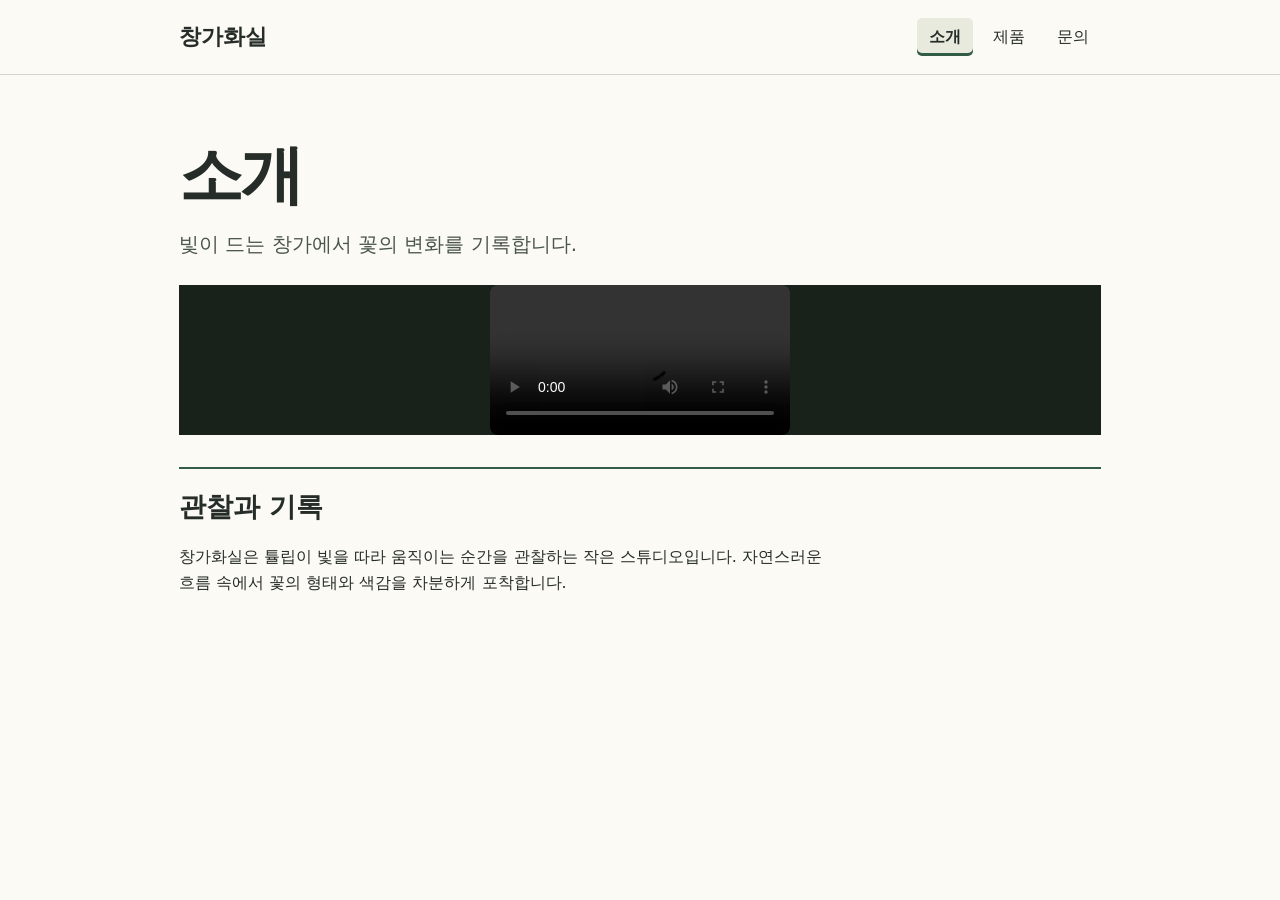
<file: index.html>
<!doctype html><html lang="ko"><head><meta charset="utf-8"><meta name="viewport" content="width=device-width,initial-scale=1">
<title>창가화실 · 소개</title><link rel="stylesheet" href="site.css?release=v2-cd4dce8e04001dd9"></head><body>
<header><div class="bar"><a class="brand" data-site-route="index" href="index.html?release=v2-cd4dce8e04001dd9">창가화실</a><nav aria-label="주 메뉴"><a data-site-route="index" href="index.html?release=v2-cd4dce8e04001dd9" aria-current="page">소개</a><a data-site-route="products" href="products.html?release=v2-cd4dce8e04001dd9">제품</a><a data-site-route="contact" href="contact.html?release=v2-cd4dce8e04001dd9">문의</a></nav></div></header>
<main><h1 data-site-field="Title">소개</h1>
<p data-site-field="Lead">빛이 드는 창가에서 꽃의 변화를 기록합니다.</p>
<figure><video controls playsinline preload="metadata" aria-label="흰 커튼이 살랑이는 창가에서 노란 튤립…" src="assets/7050a5c5da6a5d3f2697be74066adee983344701d723da57847e319a596c226c.mp4"></video></figure><h2 data-site-field="Heading">관찰과 기록</h2>
<p data-site-field="Body">창가화실은 튤립이 빛을 따라 움직이는 순간을 관찰하는 작은 스튜디오입니다. 자연스러운 흐름 속에서 꽃의 형태와 색감을 차분하게 포착합니다.</p>
</main></body></html>
</file>
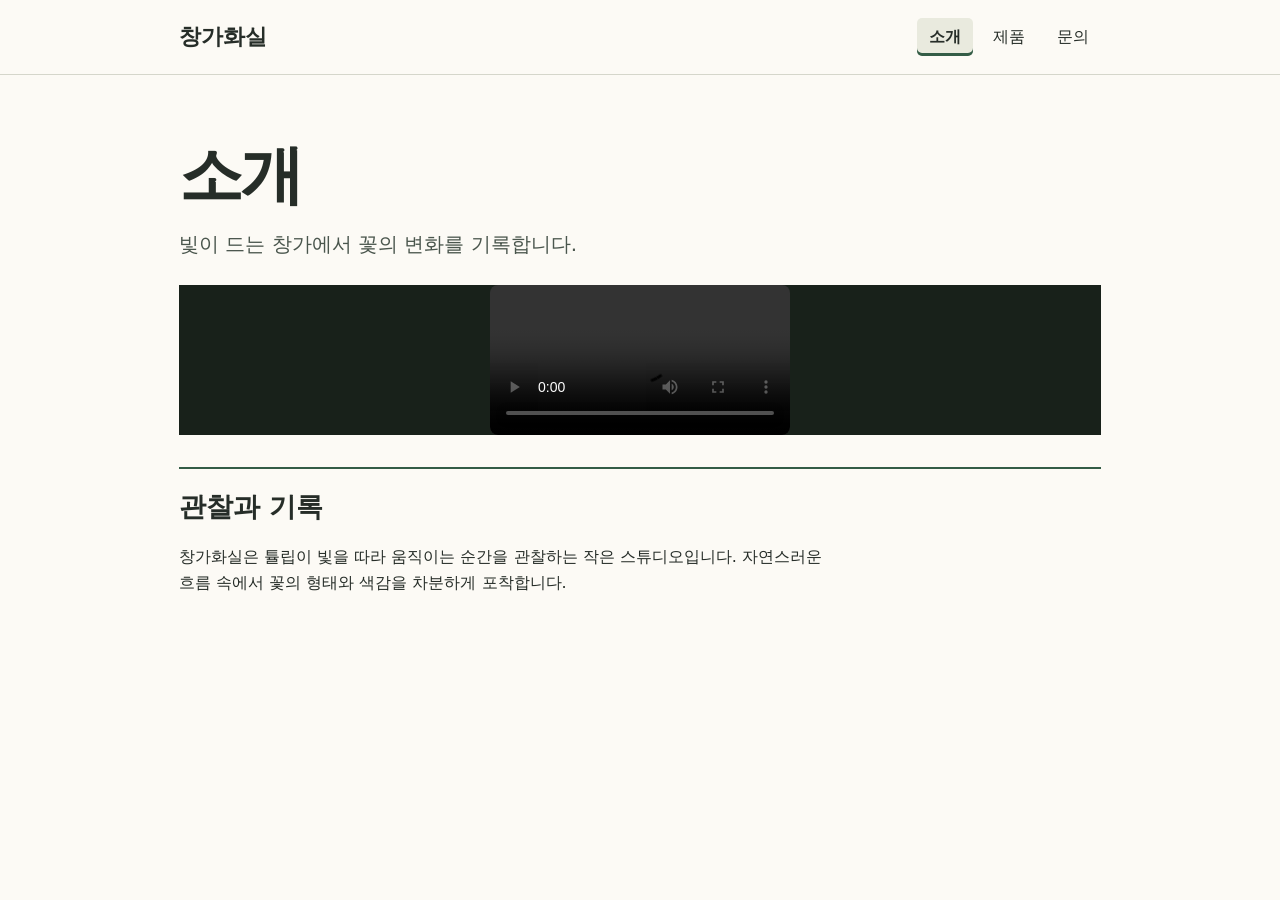
<file: previews/v2-cd4dce8e04001dd9/index.html>
<!doctype html><html lang="ko"><head><meta charset="utf-8"><meta name="viewport" content="width=device-width,initial-scale=1">
<title>창가화실 · 소개</title><link rel="stylesheet" href="site.css"></head><body>
<header><div class="bar"><a class="brand" data-site-route="index" href="index.html">창가화실</a><nav aria-label="주 메뉴"><a data-site-route="index" href="index.html" aria-current="page">소개</a><a data-site-route="products" href="products.html">제품</a><a data-site-route="contact" href="contact.html">문의</a></nav></div></header>
<main><h1 data-site-field="Title">소개</h1>
<p data-site-field="Lead">빛이 드는 창가에서 꽃의 변화를 기록합니다.</p>
<figure><video controls playsinline preload="metadata" aria-label="흰 커튼이 살랑이는 창가에서 노란 튤립…" src="assets/7050a5c5da6a5d3f2697be74066adee983344701d723da57847e319a596c226c.mp4"></video></figure><h2 data-site-field="Heading">관찰과 기록</h2>
<p data-site-field="Body">창가화실은 튤립이 빛을 따라 움직이는 순간을 관찰하는 작은 스튜디오입니다. 자연스러운 흐름 속에서 꽃의 형태와 색감을 차분하게 포착합니다.</p>
</main></body></html>
</file>
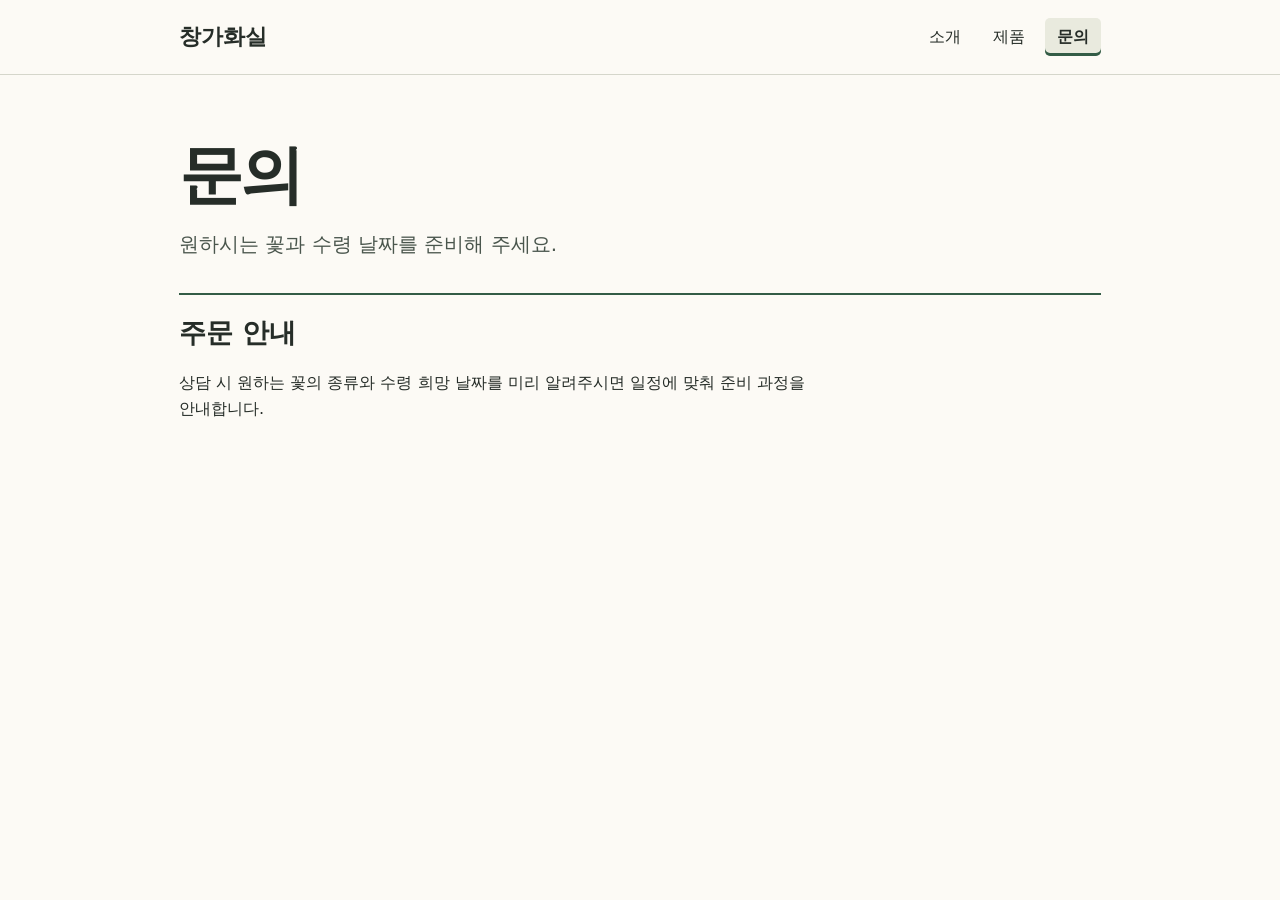
<file: contact.html>
<!doctype html><html lang="ko"><head><meta charset="utf-8"><meta name="viewport" content="width=device-width,initial-scale=1">
<title>창가화실 · 문의</title><link rel="stylesheet" href="site.css?release=v2-cd4dce8e04001dd9"></head><body>
<header><div class="bar"><a class="brand" data-site-route="index" href="index.html?release=v2-cd4dce8e04001dd9">창가화실</a><nav aria-label="주 메뉴"><a data-site-route="index" href="index.html?release=v2-cd4dce8e04001dd9">소개</a><a data-site-route="products" href="products.html?release=v2-cd4dce8e04001dd9">제품</a><a data-site-route="contact" href="contact.html?release=v2-cd4dce8e04001dd9" aria-current="page">문의</a></nav></div></header>
<main><h1 data-site-field="Title">문의</h1>
<p data-site-field="Lead">원하시는 꽃과 수령 날짜를 준비해 주세요.</p>
<h2 data-site-field="Heading">주문 안내</h2>
<p data-site-field="Body">상담 시 원하는 꽃의 종류와 수령 희망 날짜를 미리 알려주시면 일정에 맞춰 준비 과정을 안내합니다.</p>
</main></body></html>
</file>
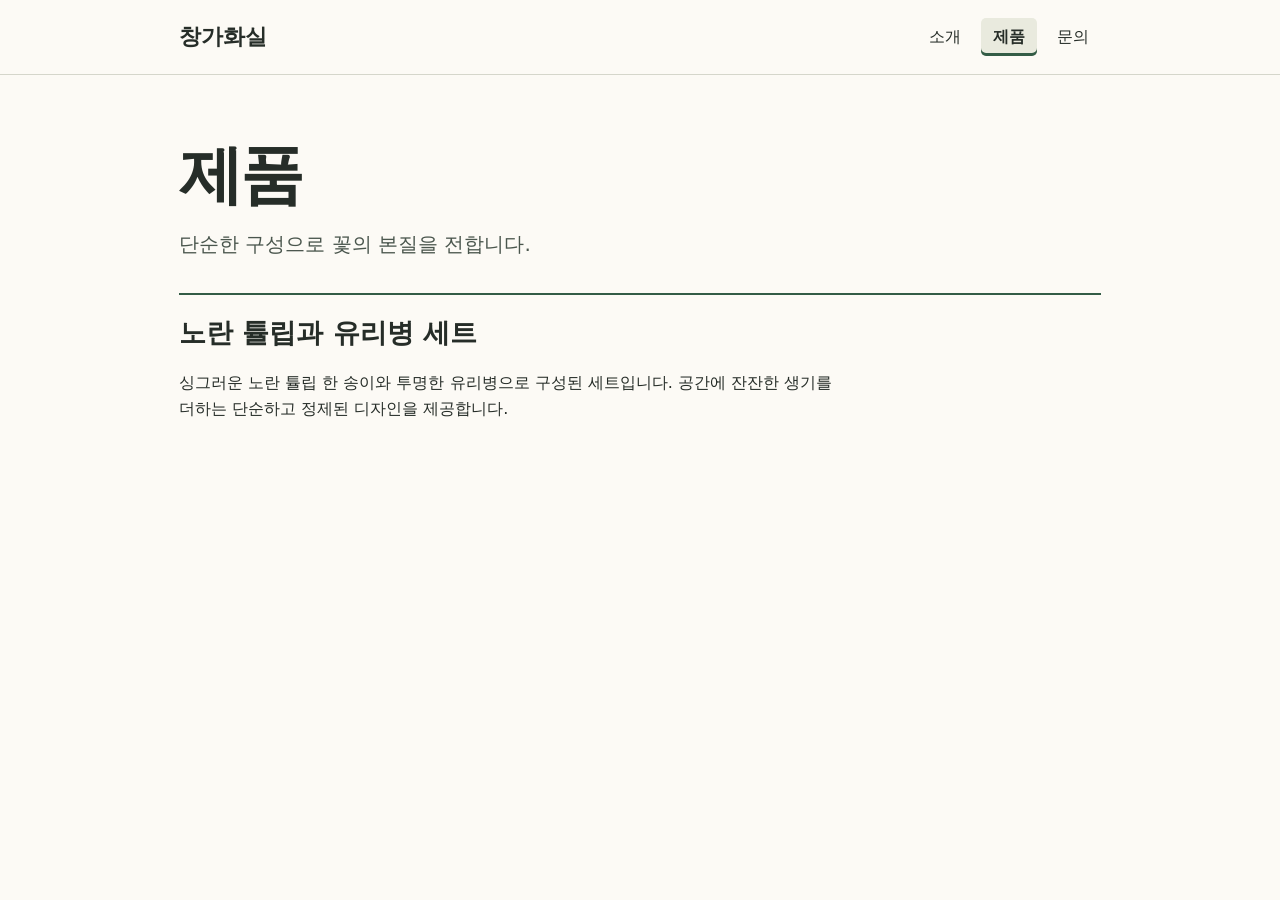
<file: products.html>
<!doctype html><html lang="ko"><head><meta charset="utf-8"><meta name="viewport" content="width=device-width,initial-scale=1">
<title>창가화실 · 제품</title><link rel="stylesheet" href="site.css?release=v2-cd4dce8e04001dd9"></head><body>
<header><div class="bar"><a class="brand" data-site-route="index" href="index.html?release=v2-cd4dce8e04001dd9">창가화실</a><nav aria-label="주 메뉴"><a data-site-route="index" href="index.html?release=v2-cd4dce8e04001dd9">소개</a><a data-site-route="products" href="products.html?release=v2-cd4dce8e04001dd9" aria-current="page">제품</a><a data-site-route="contact" href="contact.html?release=v2-cd4dce8e04001dd9">문의</a></nav></div></header>
<main><h1 data-site-field="Title">제품</h1>
<p data-site-field="Lead">단순한 구성으로 꽃의 본질을 전합니다.</p>
<h2 data-site-field="Heading">노란 튤립과 유리병 세트</h2>
<p data-site-field="Body">싱그러운 노란 튤립 한 송이와 투명한 유리병으로 구성된 세트입니다. 공간에 잔잔한 생기를 더하는 단순하고 정제된 디자인을 제공합니다.</p>
</main></body></html>
</file>
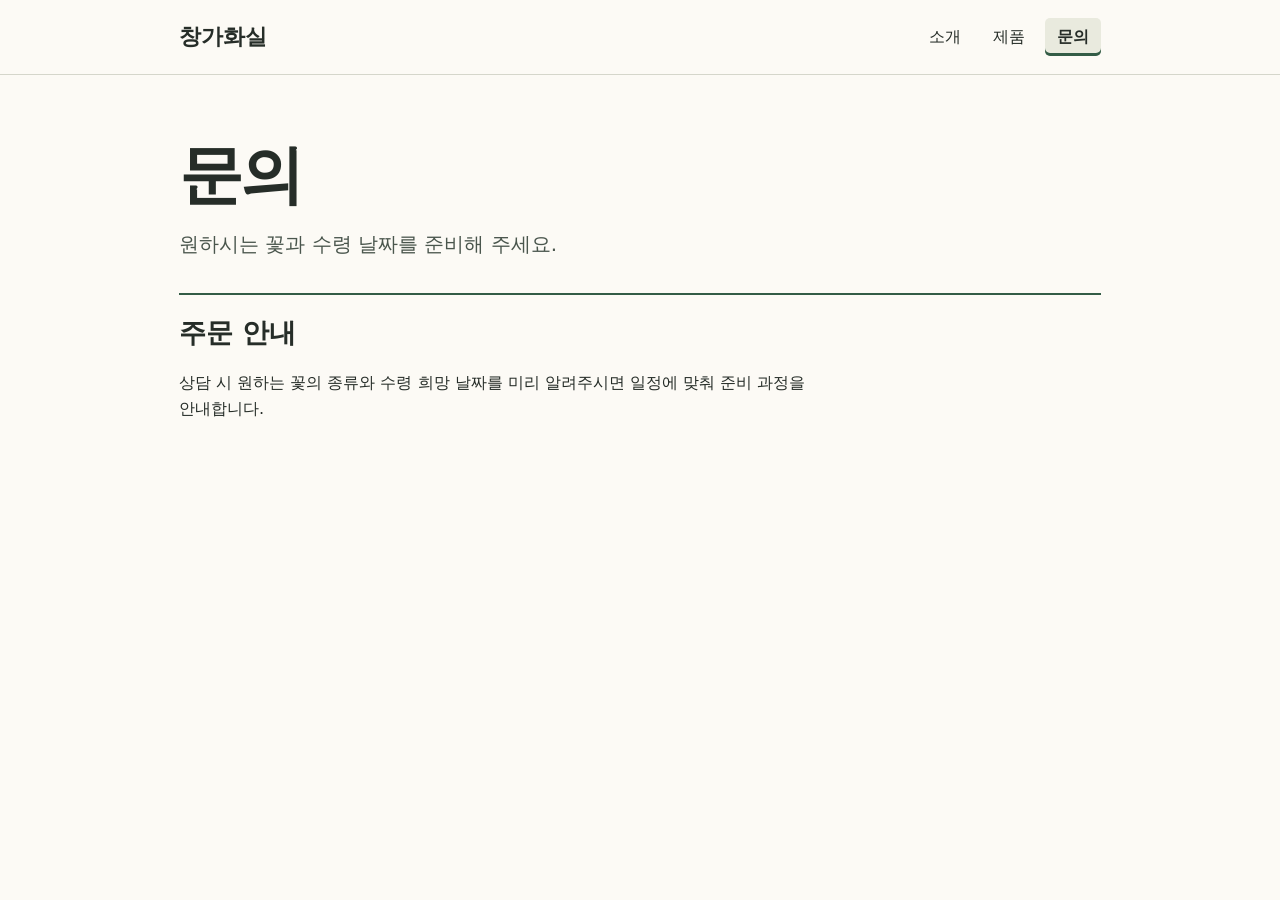
<file: previews/v2-cd4dce8e04001dd9/contact.html>
<!doctype html><html lang="ko"><head><meta charset="utf-8"><meta name="viewport" content="width=device-width,initial-scale=1">
<title>창가화실 · 문의</title><link rel="stylesheet" href="site.css"></head><body>
<header><div class="bar"><a class="brand" data-site-route="index" href="index.html">창가화실</a><nav aria-label="주 메뉴"><a data-site-route="index" href="index.html">소개</a><a data-site-route="products" href="products.html">제품</a><a data-site-route="contact" href="contact.html" aria-current="page">문의</a></nav></div></header>
<main><h1 data-site-field="Title">문의</h1>
<p data-site-field="Lead">원하시는 꽃과 수령 날짜를 준비해 주세요.</p>
<h2 data-site-field="Heading">주문 안내</h2>
<p data-site-field="Body">상담 시 원하는 꽃의 종류와 수령 희망 날짜를 미리 알려주시면 일정에 맞춰 준비 과정을 안내합니다.</p>
</main></body></html>
</file>
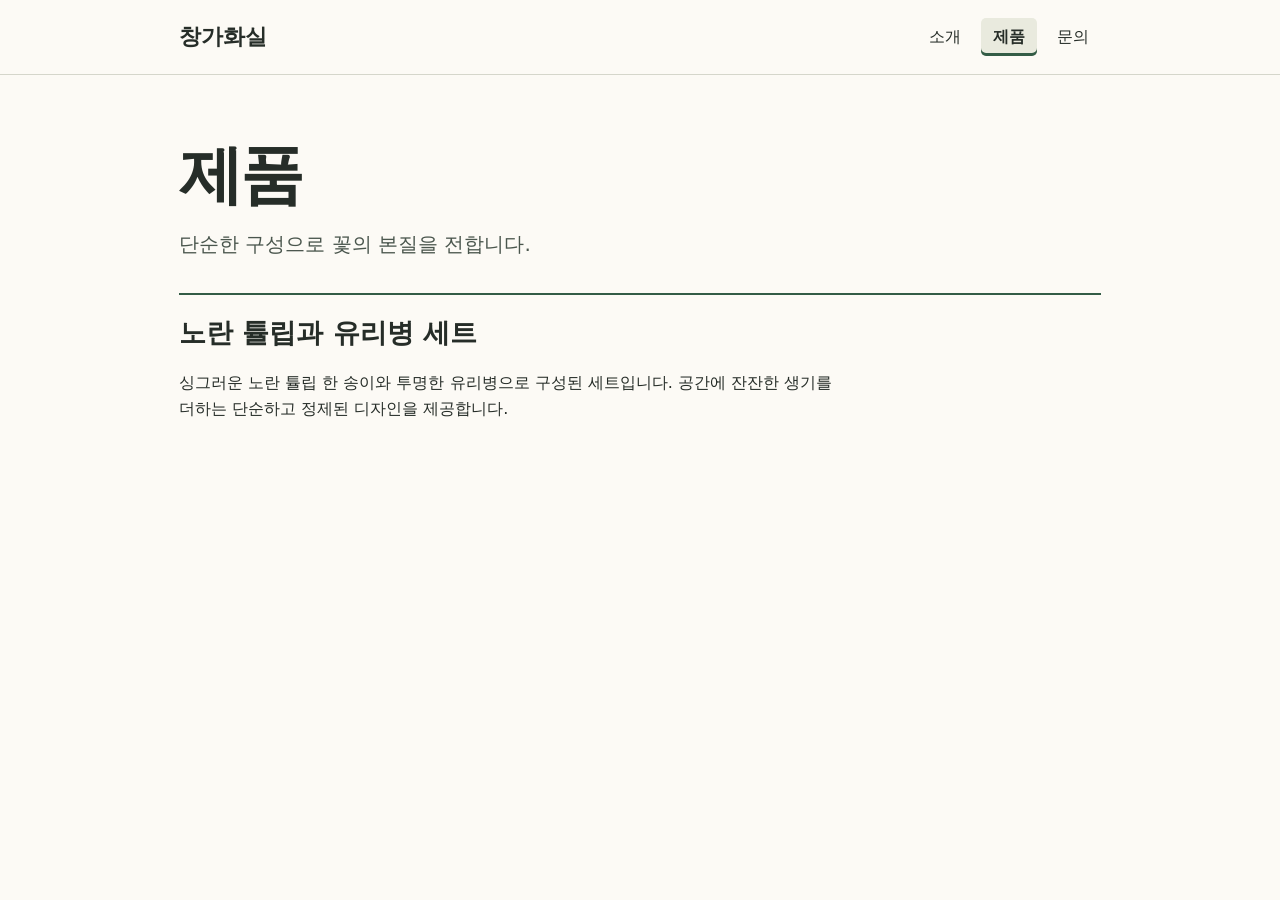
<file: previews/v2-cd4dce8e04001dd9/products.html>
<!doctype html><html lang="ko"><head><meta charset="utf-8"><meta name="viewport" content="width=device-width,initial-scale=1">
<title>창가화실 · 제품</title><link rel="stylesheet" href="site.css"></head><body>
<header><div class="bar"><a class="brand" data-site-route="index" href="index.html">창가화실</a><nav aria-label="주 메뉴"><a data-site-route="index" href="index.html">소개</a><a data-site-route="products" href="products.html" aria-current="page">제품</a><a data-site-route="contact" href="contact.html">문의</a></nav></div></header>
<main><h1 data-site-field="Title">제품</h1>
<p data-site-field="Lead">단순한 구성으로 꽃의 본질을 전합니다.</p>
<h2 data-site-field="Heading">노란 튤립과 유리병 세트</h2>
<p data-site-field="Body">싱그러운 노란 튤립 한 송이와 투명한 유리병으로 구성된 세트입니다. 공간에 잔잔한 생기를 더하는 단순하고 정제된 디자인을 제공합니다.</p>
</main></body></html>
</file>
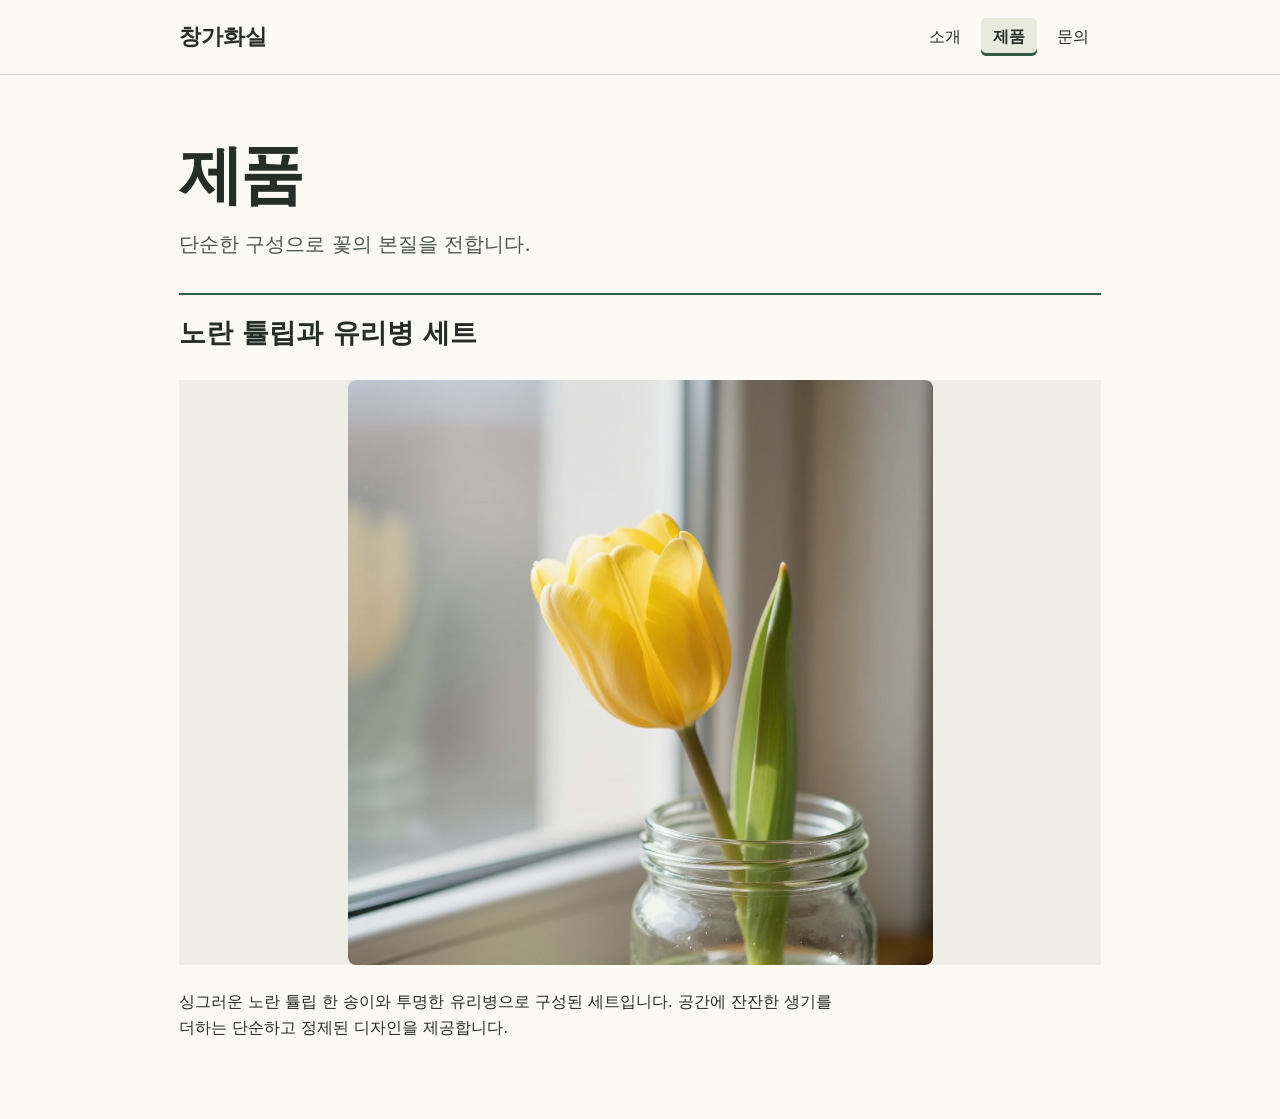
<file: previews/v3-8bd9acc9e7387e9e/products.html>
<!doctype html><html lang="ko"><head><meta charset="utf-8"><meta name="viewport" content="width=device-width,initial-scale=1">
<title>창가화실 · 제품</title><link rel="stylesheet" href="site.css"></head><body>
<header><div class="bar"><a class="brand" data-site-route="index" href="index.html">창가화실</a><nav aria-label="주 메뉴"><a data-site-route="index" href="index.html">소개</a><a data-site-route="products" href="products.html" aria-current="page">제품</a><a data-site-route="contact" href="contact.html">문의</a></nav></div></header>
<main><h1 data-site-field="Title">제품</h1>
<p data-site-field="Lead">단순한 구성으로 꽃의 본질을 전합니다.</p>
<h2 data-site-field="Heading">노란 튤립과 유리병 세트</h2>
<figure><img src="assets/2263f6386c70b83d91bb9af686b1d4a08780df04665c75c28bad538329e7e18c.png" alt="창가의 노란 튤립 한 송이, 아침 햇살…"></figure><p data-site-field="Body">싱그러운 노란 튤립 한 송이와 투명한 유리병으로 구성된 세트입니다. 공간에 잔잔한 생기를 더하는 단순하고 정제된 디자인을 제공합니다.</p>
</main></body></html>
</file>
<file: site.css>
:root{--accent:#335c46;}
*{box-sizing:border-box}
body{margin:0;background:#fcfaf5;color:#262d28;font:16px/1.65 "Malgun Gothic",system-ui,sans-serif;word-break:keep-all;overflow-wrap:anywhere}
header{border-bottom:1px solid #d5d6cb}
.bar{max-width:1050px;margin:auto;padding:18px clamp(18px,5vw,64px);display:flex;align-items:center;justify-content:space-between;gap:12px;flex-wrap:wrap}
a{color:inherit}.brand{font-family:Georgia,"Malgun Gothic",serif;font-size:1.4rem;font-weight:700;text-decoration:none}
nav{display:flex;gap:8px}nav a{display:block;padding:6px 12px;text-decoration:none;border-radius:5px}
nav a[aria-current=page]{background:#e9eade;box-shadow:inset 0 -3px var(--accent);font-weight:700}
a:focus-visible,video:focus-visible{outline:3px solid var(--accent);outline-offset:3px}
main{max-width:1050px;margin:auto;padding:clamp(28px,5vw,72px) clamp(18px,5vw,64px) 64px}
h1{margin:0;font:600 clamp(2rem,5vw,4.3rem)/1.16 Georgia,"Malgun Gothic",serif;letter-spacing:-.045em;max-width:19em}
p{margin:14px 0;max-width:65ch;white-space:pre-line}
[data-site-field=Lead]{font-size:clamp(1rem,1.7vw,1.25rem);color:#4a564d}
h2{margin:32px 0 6px;padding-top:16px;border-top:2px solid var(--accent);font-size:clamp(1.25rem,2.2vw,1.7rem)}
figure{max-width:100%;margin:24px 0}
img,video{display:block;max-width:100%;width:auto;height:auto;max-height:65vh;margin:0 auto;border-radius:8px}
figure:has(img){background:#efeee6}figure:has(video){background:#18211a}
@media(max-width:540px){.bar{align-items:flex-start;padding:12px 18px}.brand{font-size:1.12rem}nav{gap:2px}nav a{padding:4px 8px}figure{margin:16px 0}}
</file>
<file: previews/v2-cd4dce8e04001dd9/site.css>
:root{--accent:#335c46;}
*{box-sizing:border-box}
body{margin:0;background:#fcfaf5;color:#262d28;font:16px/1.65 "Malgun Gothic",system-ui,sans-serif;word-break:keep-all;overflow-wrap:anywhere}
header{border-bottom:1px solid #d5d6cb}
.bar{max-width:1050px;margin:auto;padding:18px clamp(18px,5vw,64px);display:flex;align-items:center;justify-content:space-between;gap:12px;flex-wrap:wrap}
a{color:inherit}.brand{font-family:Georgia,"Malgun Gothic",serif;font-size:1.4rem;font-weight:700;text-decoration:none}
nav{display:flex;gap:8px}nav a{display:block;padding:6px 12px;text-decoration:none;border-radius:5px}
nav a[aria-current=page]{background:#e9eade;box-shadow:inset 0 -3px var(--accent);font-weight:700}
a:focus-visible,video:focus-visible{outline:3px solid var(--accent);outline-offset:3px}
main{max-width:1050px;margin:auto;padding:clamp(28px,5vw,72px) clamp(18px,5vw,64px) 64px}
h1{margin:0;font:600 clamp(2rem,5vw,4.3rem)/1.16 Georgia,"Malgun Gothic",serif;letter-spacing:-.045em;max-width:19em}
p{margin:14px 0;max-width:65ch;white-space:pre-line}
[data-site-field=Lead]{font-size:clamp(1rem,1.7vw,1.25rem);color:#4a564d}
h2{margin:32px 0 6px;padding-top:16px;border-top:2px solid var(--accent);font-size:clamp(1.25rem,2.2vw,1.7rem)}
figure{max-width:100%;margin:24px 0}
img,video{display:block;max-width:100%;width:auto;height:auto;max-height:65vh;margin:0 auto;border-radius:8px}
figure:has(img){background:#efeee6}figure:has(video){background:#18211a}
@media(max-width:540px){.bar{align-items:flex-start;padding:12px 18px}.brand{font-size:1.12rem}nav{gap:2px}nav a{padding:4px 8px}figure{margin:16px 0}}
</file>
<file: previews/v3-8bd9acc9e7387e9e/site.css>
:root{--accent:#335c46;}
*{box-sizing:border-box}
body{margin:0;background:#fcfaf5;color:#262d28;font:16px/1.65 "Malgun Gothic",system-ui,sans-serif;word-break:keep-all;overflow-wrap:anywhere}
header{border-bottom:1px solid #d5d6cb}
.bar{max-width:1050px;margin:auto;padding:18px clamp(18px,5vw,64px);display:flex;align-items:center;justify-content:space-between;gap:12px;flex-wrap:wrap}
a{color:inherit}.brand{font-family:Georgia,"Malgun Gothic",serif;font-size:1.4rem;font-weight:700;text-decoration:none}
nav{display:flex;gap:8px}nav a{display:block;padding:6px 12px;text-decoration:none;border-radius:5px}
nav a[aria-current=page]{background:#e9eade;box-shadow:inset 0 -3px var(--accent);font-weight:700}
a:focus-visible,video:focus-visible{outline:3px solid var(--accent);outline-offset:3px}
main{max-width:1050px;margin:auto;padding:clamp(28px,5vw,72px) clamp(18px,5vw,64px) 64px}
h1{margin:0;font:600 clamp(2rem,5vw,4.3rem)/1.16 Georgia,"Malgun Gothic",serif;letter-spacing:-.045em;max-width:19em}
p{margin:14px 0;max-width:65ch;white-space:pre-line}
[data-site-field=Lead]{font-size:clamp(1rem,1.7vw,1.25rem);color:#4a564d}
h2{margin:32px 0 6px;padding-top:16px;border-top:2px solid var(--accent);font-size:clamp(1.25rem,2.2vw,1.7rem)}
figure{max-width:100%;margin:24px 0}
img,video{display:block;max-width:100%;width:auto;height:auto;max-height:65vh;margin:0 auto;border-radius:8px}
figure:has(img){background:#efeee6}figure:has(video){background:#18211a}
@media(max-width:540px){.bar{align-items:flex-start;padding:12px 18px}.brand{font-size:1.12rem}nav{gap:2px}nav a{padding:4px 8px}figure{margin:16px 0}}
</file>
